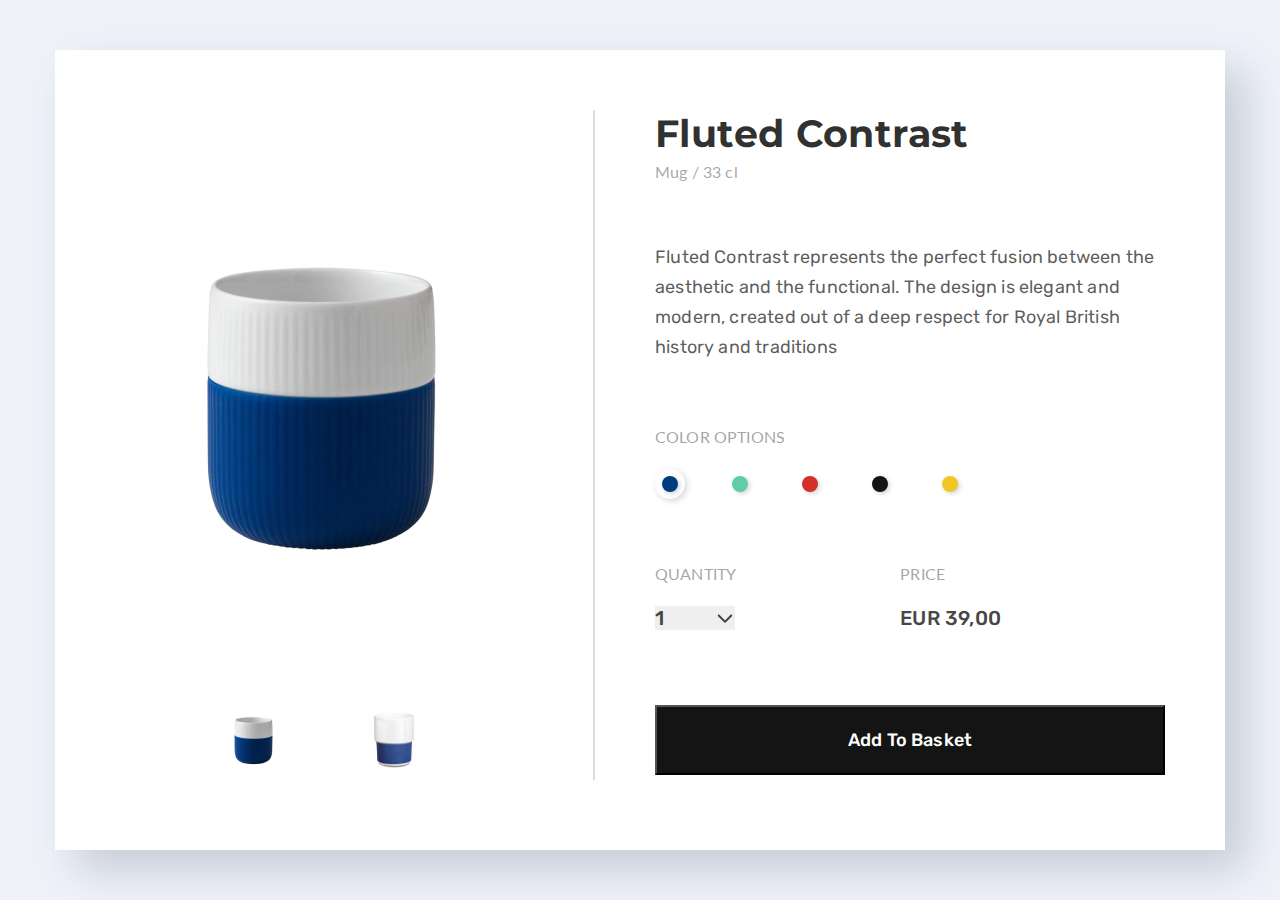
<file: Front-end-precourse/Front-end-layout-on-HTML-CSS/project-product-card/index.html>
<!DOCTYPE html>
<html lang="en">
<head>
	<meta charset="UTF-8">
	<meta name="viewport" content="width=device-width, initial-scale=1.0">
	<link rel="preconnect" href="https://fonts.googleapis.com">
	<link rel="preconnect" href="https://fonts.gstatic.com" crossorigin>
	<link href="https://fonts.googleapis.com/css2?family=Lato&family=Montserrat:ital,wght@0,700;1,700&family=Rubik:ital,wght@0,300..900;1,300..900&display=swap" rel="stylesheet">
	<link rel="stylesheet" href="./styles.css">
	<title>Websity product card</title>
</head>
<body>
	<section>
		<div class="product-card">
			<div class="product-image-block">
				<div class="product-main-img-wrapper">
					<img class="main-image" src="./assets/images/main-image.png" alt="main image cup">
				</div>
				<div class="preview-wrapper">
					<div class="preview-product-image-block">
						<img src="./assets/images/image-1.png" alt="cup image 1">
					</div>
					<div class="preview-product-image-block">
						<img src="./assets/images/image-2.png" alt="cup image 2">
					</div>
				</div>
			</div>
			<div class="product-info-block">
				<h1 class="main-title">Fluted Contrast</h1>
				<span class="subtitle">Mug / 33 cl</span>
				<p class="main-text">Fluted Contrast represents the perfect fusion between the aesthetic and the
					functional. The design is
					elegant and modern, created out of a deep respect for Royal British history and traditions</p>
				<div class="color-options-block">
					<h2>Color options</h2>
					<ul class="color-options">
						<li class="color-option selected-elements-color-circles">
							<div class="circle blue"></div>
						</li>
						<li class="color-option">
							<div class="circle green"></div>
						</li>
						<li class="color-option">
							<div class="circle red"></div>
						</li>
						<li class="color-option">
							<div class="circle black"></div>
						</li>
						<li class="color-option">
							<div class="circle yellow"></div>
						</li>
					</ul>
				</div>
				<div class="select-options-wrapper">
					<div>
						<h2>Quantity</h2>
						<select name="quantity" id="quantity" class="quantity">
							<option value="1">1</option>
							<option value="2">2</option>
							<option value="3">3</option>
							<option value="4">4</option>
							<option value="5">5</option>
						</select>
					</div>
					<div>
						<h2>Price</h2>
						<span class="price">eur 39,00</span>
					</div>
				</div>
				<button class="btn">Add To Basket</button>
			</div>
		</div>
	</section>
</body>
</html>
</file>
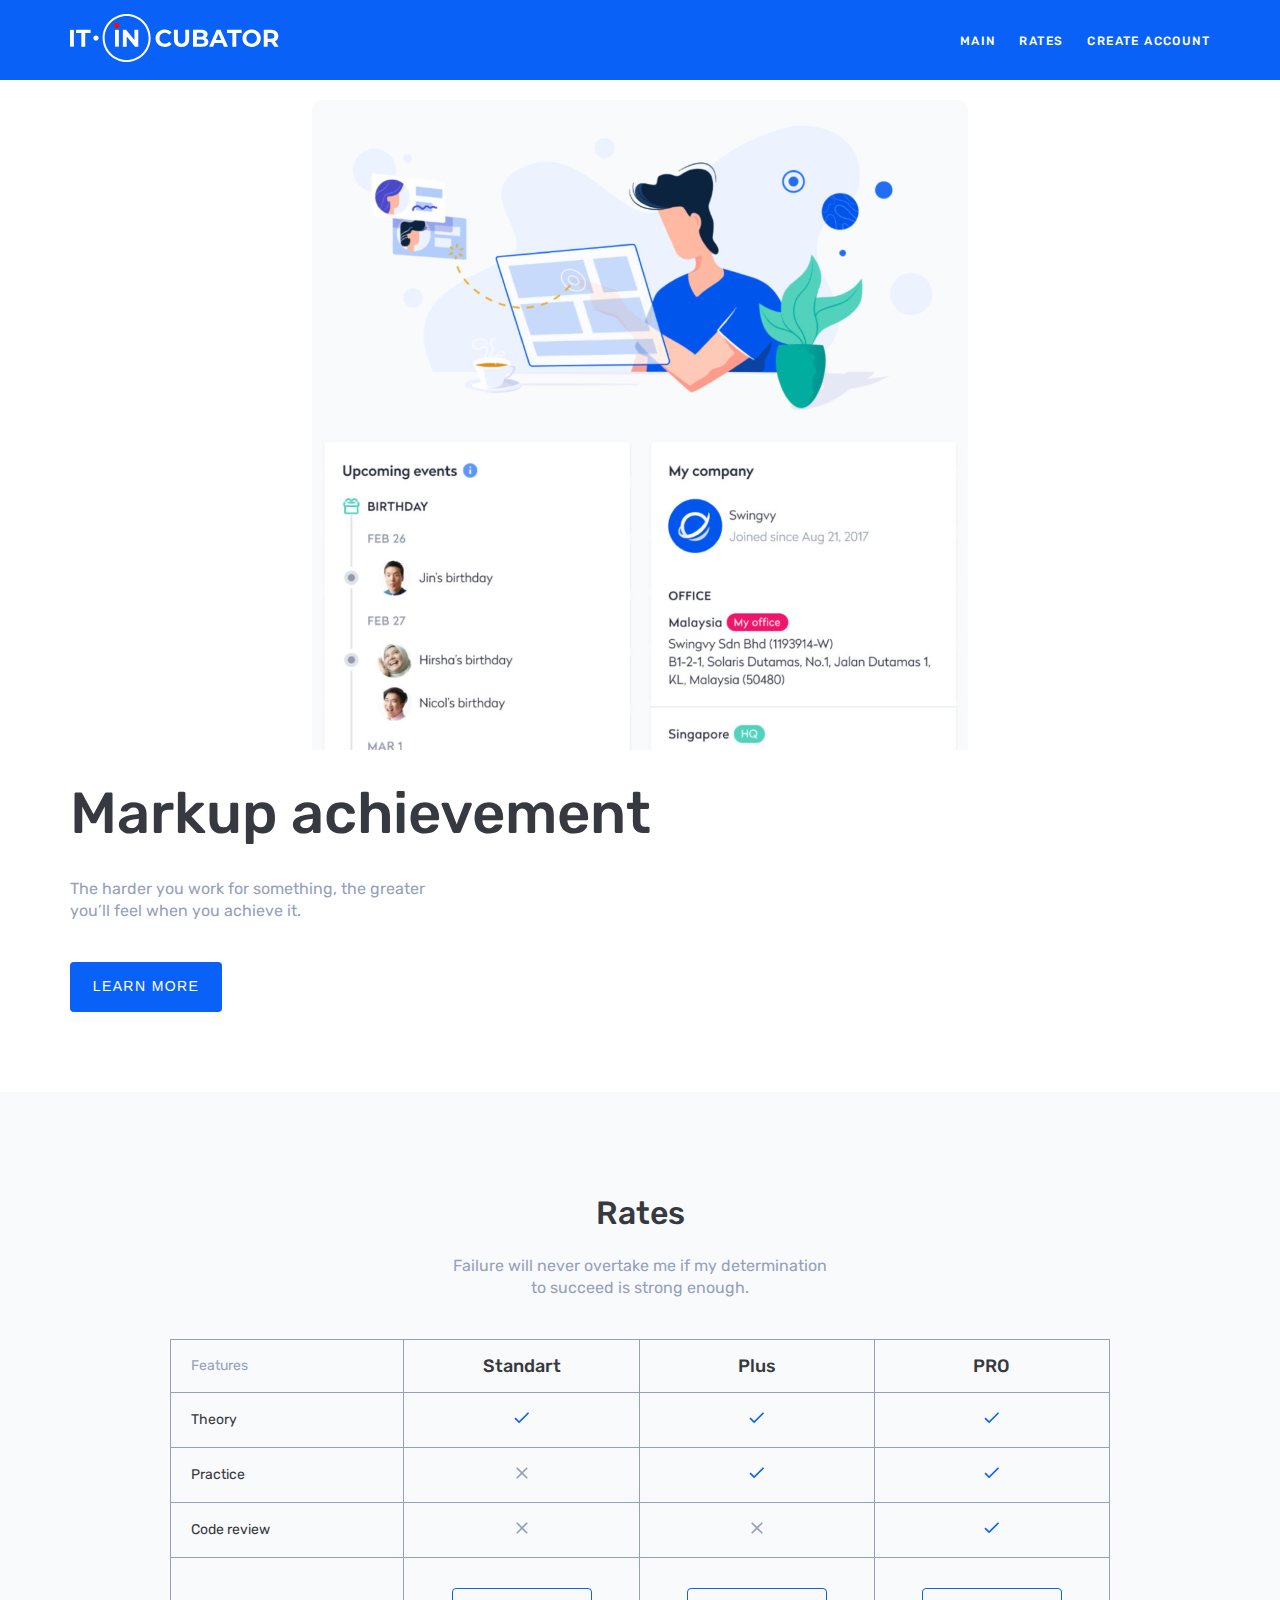
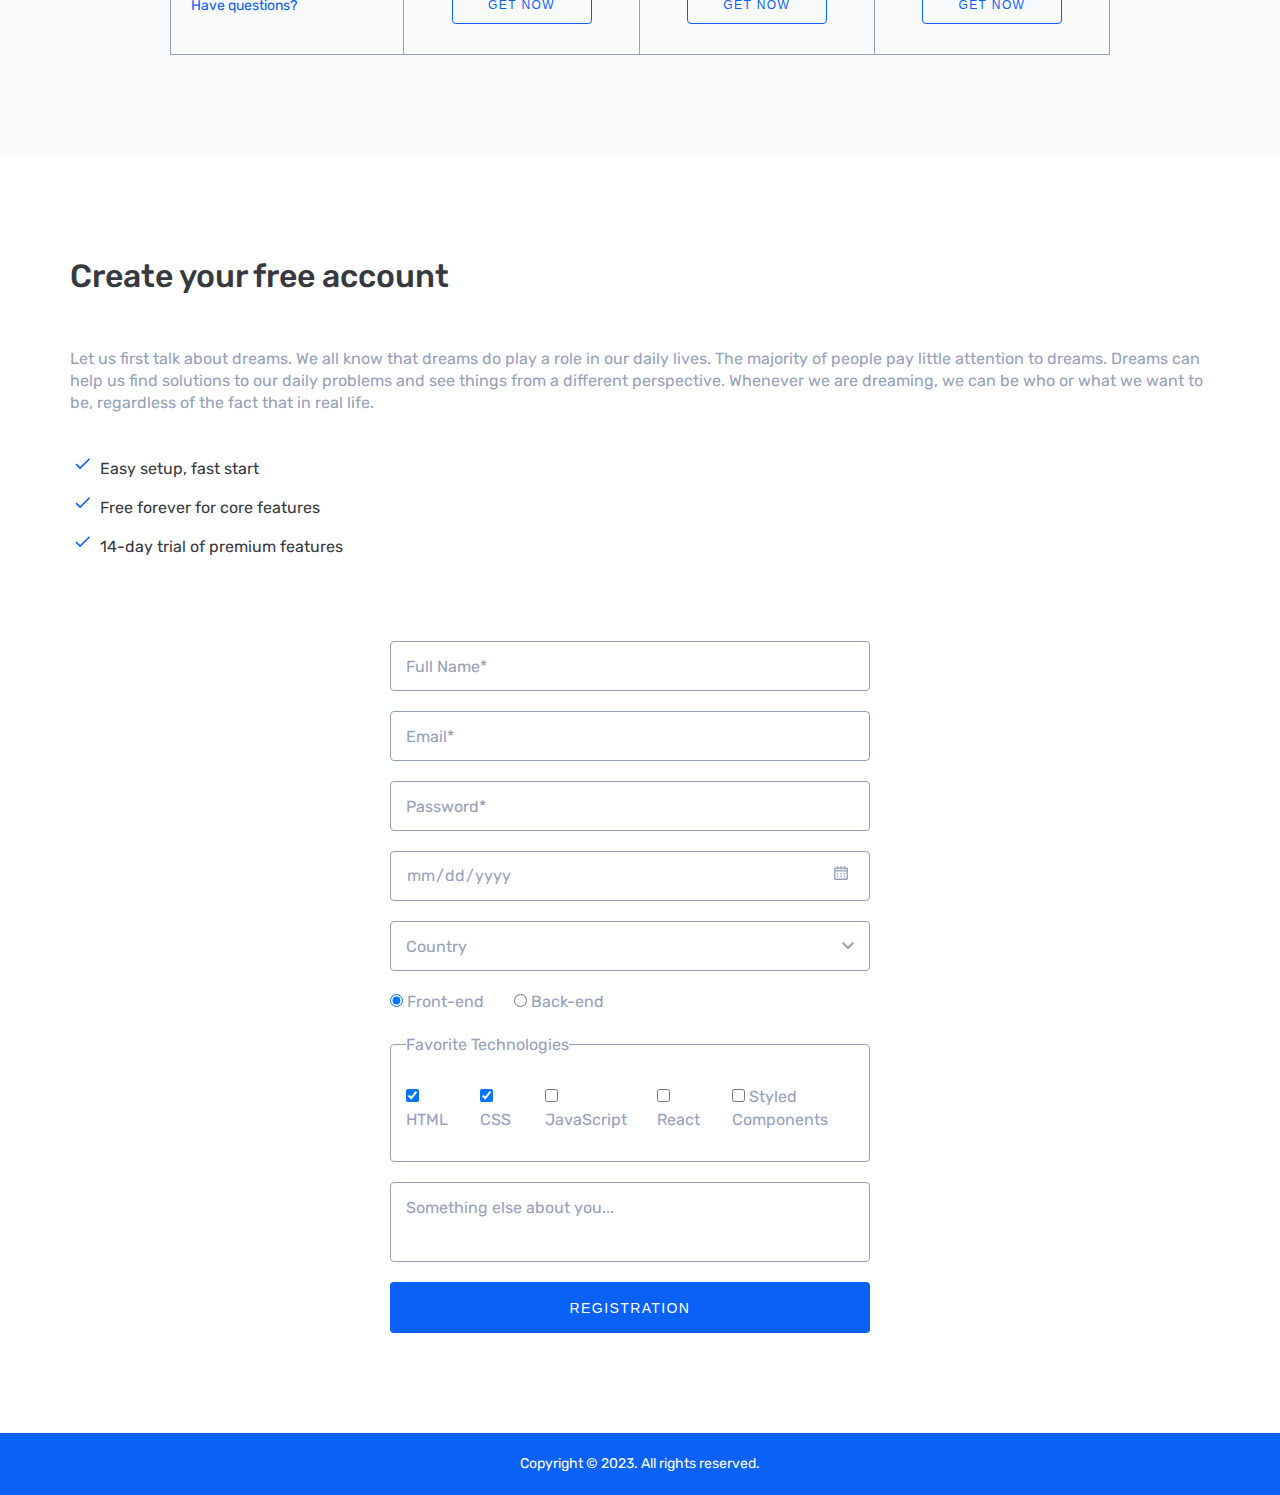
<file: Front-end-precourse/Front-end-layout-on-HTML-CSS/project-websity-it-incubator/index.html>
<!DOCTYPE html>
<html lang="en">
<head>
	<meta charset="UTF-8">
	<meta name="viewport" content="width=device-width, initial-scale=1.0">
	<link rel="preconnect" href="https://fonts.googleapis.com">
	<link rel="preconnect" href="https://fonts.gstatic.com" crossorigin>
	<link href="https://fonts.googleapis.com/css2?family=Rubik:ital,wght@0,300..900;1,300..900&display=swap" rel="stylesheet">
	<link rel="stylesheet" href="./style.css">
	<title>It-incubator</title>
</head>
<body>
	<header>
		<div class="container">
			<div class="header-wrapper">
				<a href="#" class="logo-it-incubator">
					<img src="./assets/images/Logo.svg" alt="logo it-incubator" class="image-logo-website-it-incubator">
				</a>
				<nav>
					<ul class="list-navigation-menu">
						<li class="navigation-menu-item">
							<a href="#" class="link-navigation">Main</a>
						</li>
						<li class="navigation-menu-item">
							<a href="#" class="link-navigation">Rates</a>
						</li>
						<li class="navigation-menu-item">
							<a href="#" class="link-navigation">Create account</a>
						</li>
					</ul>
				</nav>
				<img class="menu-icon" src="./assets/images/Menu-burger.svg" alt="menu-icon burger">
			</div>
		</div>
	</header>
	<section class="main-section">
		<div class="container">
			<div class="main-wrapper">
				<div class="main-info-block">
					<h1 class="title-main-section">Markup achievement</h1>
					<p class="main-text">The harder you work for something, the greater you’ll feel when you achieve it.</p>
					<button class="btn">Learn More</button>
				</div>
				<img class="main-image" src="./assets/images/image.png" alt="main image">
			</div>
		</div>
	</section>
	<section class="rates-section">
		<div class="container">
			<div class="rates-wrapper">
				<h2 class="title-rates">Rates</h2>
				<p class="main-text">Failure will never overtake me if my determination to succeed is strong enough.</p>
				<div class="table-wrapper">
					<table class="table">
						<tr>
							<th class="table-subtitle cursor-hover">Features</th>
							<th class="table-title">Standart</th>
							<th class="table-title">Plus</th>
							<th class="table-title">PRO</th>
						</tr>
						<tr>
							<th class="table-subtitle">Theory</th>
							<td><img src="./assets/images/Check.svg" alt="check image"></td>
							<td><img src="./assets/images/Check.svg" alt="check image"></td>
							<td><img src="./assets/images/Check.svg" alt="check image"></td>
						</tr>
						<tr>
							<th class="table-subtitle">Practice</th>
							<td><img src="./assets/images/Close.svg" alt="close image"></td>
							<td><img src="./assets/images/Check.svg" alt="check image"></td>
							<td><img src="./assets/images/Check.svg" alt="check image"></td>
						</tr>
						<tr>
							<th class="table-subtitle">Code review</th>
							<td><img src="./assets/images/Close.svg" alt="close image"></td>
							<td><img src="./assets/images/Close.svg" alt="close image"></td>
							<td><img src="./assets/images/Check.svg" alt="check image"></td>
						</tr>
						<tr class="table-footer">
							<th class="table-subtitle"><a class="table-link" href="#">Have questions?</a></th>
							<td><button class="table-btn">get now</button></td>
							<td><button class="table-btn table-btn-active">get now</button></td>
							<td><button class="table-btn">get now</button></td>
						</tr>
					</table>
				</div>
			</div>
		</div>
	</section>
	<section class="create-account-section">
		<div class="container">
			<div class="create-account-wrapper">
				<div class="account-info-block">
					<h2 class="title-create-account">Create your free account</h2>
					<p class="main-text">Let us first talk about dreams. We all know that dreams do play a role in our daily lives. The
						majority of people pay
						little attention to dreams. Dreams can help us find solutions to our daily problems and see things from a different
						perspective. Whenever we are dreaming, we can be who or what we want to be, regardless of the fact that in real
						life.</p>
					<ul class="list-info-block">
						<li class="list-info-item">Easy setup, fast start</li>
						<li class="list-info-item">Free forever for core features</li>
						<li class="list-info-item">14-day trial of premium features</li>
					</ul>
				</div>
				<form action="#">
					<input type="text" placeholder="Full Name*">
					<input type="email" placeholder="Email*">
					<input type="password" placeholder="Password*">
					<input type="date">
				
					<select>
						<option selected disabled value="country">Country</option>
						<option value="country-1">Russia</option>
						<option value="country-2">Belarus</option>
						<option value="country-3">Turkey</option>
						<option value="country-4">Switzerland</option>
						<option value="country-5">Kanada</option>
						<option value="country-6">USA</option>
					</select>
					<div class="form-options">
						<label for="front">
							<input id="front" type="radio" name="stack" checked>
							Front-end
						</label>
				
						<label for="back">
							<input id="back" type="radio" name="stack">
							Back-end
						</label>
					</div>
					<fieldset>
						<legend>Favorite Technologies</legend>
						<label for="html">
							<input id="html" type="checkbox" name="html" checked>
							HTML
						</label>
						<label for="css">
							<input id="css" type="checkbox" name="css" checked>
							CSS
						</label>
						<label for="js">
							<input id="js" type="checkbox" name="js">
							JavaScript
						</label>
						<label for="react">
							<input id="react" type="checkbox" name="react">
							React
						</label>
						<label for="sc">
							<input id="sc" type="checkbox" name="sc">
							Styled Components
						</label>
					</fieldset>
				
					<textarea placeholder="Something else about you..."></textarea>
					<button class="button">Registration</button>
				</form>
			</div>
		</div>
	</section>
	<footer>
		<small>Copyright © 2023. All rights reserved.</small>
	</footer>
</body>
</html>
</file>
<file: Front-end-precourse/Front-end-layout-on-HTML-CSS/project-product-card/styles.css>
* {
	margin: 0;
	padding: 0;
	box-sizing: border-box;
}

body {
	font-style: normal;
	line-height: normal;
	font-family: "Rubik", sans-serif;
	min-width: 375px;
}

.color-options {
	list-style: none;
	display: flex;
	align-items: center;
	gap: 40px;
}

section {
	min-height: 100vh;
	background-color: #eff2f9;
	display: flex;
	justify-content: center;
	align-items: center;
}

.product-card {
	max-width: 1170px;
	min-height: 800px;
	background-color: #fff;
	box-shadow: 20px 20px 40px 0 rgba(81, 91, 117, 0.25);
	padding: 60px 0 70px;
	display: flex;
	margin: 40px;
}

.product-image-block {
	min-width: 540px;
	border-right: 2px solid rgba(20, 20, 20, 0.15);
	display: flex;
	flex-direction: column;
}

.product-main-img-wrapper {
	flex-grow: 1;
	display: flex;
	justify-content: center;
	align-items: center;
}

.preview-product-image-block {
	width: 80px;
	height: 80px;
	display: flex;
	justify-content: center;
	align-items: center;
	cursor: pointer;
	transition: .5s ease-in;
}

.preview-wrapper {
	display: flex;
	justify-content: center;
	align-items: center;
	gap: 60px;
	
}

.selected-previed-image-block,
.preview-product-image-block:hover {
	box-shadow: 8px 8px 16px 0 rgba(81, 91, 117, 0.25);
}

.product-info-block {
	padding: 0 60px;
}

.main-title {
	font-family: "Montserrat", sans-serif;
	font-weight: 700;
	font-size: 38px;
	letter-spacing: 0.01em;
	color: rgba(20, 20, 20, 0.9);
	margin-bottom: 5px;
}

.subtitle {
	font-family: "Lato", sans-serif;
	font-weight: 400;
	font-size: 16px;
	letter-spacing: 0.01em;
	color: rgba(20, 20, 20, 0.4);
}

.main-text {
	font-family: "Rubik", sans-serif;
	font-weight: 400;
	font-size: 18px;
	line-height: 1.66667;
	letter-spacing: 0.01em;
	color: rgba(20, 20, 20, 0.7);
	margin: 60px 0 65px;
}

h2 {
	font-family: "Lato", sans-serif;
	font-weight: 400;
	font-size: 16px;
	letter-spacing: 0.01em;
	text-transform: uppercase;
	color: rgba(20, 20, 20, 0.4);
	margin-bottom: 23px;
}

.color-options-block {
	margin-bottom: 65px;
}

.color-option {
	width: 30px;
	height: 30px;
	border-radius: 50%;
	display: flex;
	justify-content: center;
	align-items: center;
	cursor: pointer;
	transition: .2s;
}
.color-option.selected-elements-color-circles,
.color-option:hover {
	box-shadow: 2px 2px 6px 0 rgba(81, 91, 117, 0.25);
}

.circle {
	width: 16px;
	height: 16px;
	border-radius: 50%;
	box-shadow: 2px 2px 4px 0 rgba(81, 91, 117, 0.25);
}

.blue {
	background-color: #013c7d;
}

.green {
	background-color: #63cba7;
}

.red {
	background-color: #d52f29;
}

.black {
	background-color: #141414;
}

.yellow {
	background-color: #f2c723;
}

.price {
	font-family: "Rubik", sans-serif;
	font-weight: 500;
	font-size: 20px;
	letter-spacing: 0.01em;
	text-transform: uppercase;
	color: rgba(20, 20, 20, 0.8);
}

.select-options-wrapper {
	display: flex;
}

.select-options-wrapper > div {
	flex-grow: 1;
}

.quantity {
	width: 80px;
	height: 24px;
	font-family: "Rubik", sans-serif;
	font-weight: 500;
	font-size: 20px;
	letter-spacing: 0.01em;
	text-transform: uppercase;
	color: rgba(20, 20, 20, 0.8);
	border: none;
	appearance: none;
	background-image: url(./assets/images/ph_caret-down-bold.svg);
	background-repeat: no-repeat;
	background-position: right 0 top 50%;
	cursor: pointer;
}

.btn {
	max-width: 510px;
	width: 100%;
	height: 70px;
	background-color: #141414;
	font-family: "Rubik", sans-serif;
	font-weight: 500;
	font-size: 18px;
	letter-spacing: 0.01em;
	color: #fff;
	margin-top: 75px;
	cursor: pointer;
	transition: .5s;
}

.btn:hover {
	transform: translateY(5px 5px);
	transform: scale(0.7);
}

/* Tablet adaption */

@media screen and (max-width: 1200px) {
	.product-card {
		flex-direction: column;
		max-width: 690px;
	}

	.product-image-block {
		border-bottom: 2px solid rgba(20, 20, 20, 0.15);
		border-right: none;
		min-width: auto;
	}

	.preview-wrapper {
		margin: 60px 0 70px;
	}

	.product-info-block {
		margin-top: 60px;
	}
}

/* Mobile adaption */

@media screen and (max-width: 576px) {
	.product-card {
		margin: 15px 15px 40px;
	}

	.main-image {
		width: 250px;
	}

	.product-info-block {
		padding: 0 20px;
	}

	.main-title {
		font-size: 34px;
		letter-spacing: 0.34px;
	}

	.subtitle {
		font-size: 14px;
		letter-spacing: 0.14px;
	}
	
	.main-text {
		font-size: 16px;
		line-height: 1.6;
		letter-spacing: 0.16px;
		margin: 50px 0 55px;
	}

	.color-options {
		gap: 36px;
	}

	.btn {
		margin: 65px 0 0;
	}
}
</file>
<file: Front-end-precourse/Front-end-layout-on-HTML-CSS/project-websity-it-incubator/style.css>
* {
	margin: 0;
	padding: 0;
	box-sizing: border-box;
}

html,
body {
	font-family: "Rubik", sans-serif;
	min-width: 375px;
}

a {
	text-decoration: none;
}

a:hover {
	text-decoration: underline;
}

ul {
	list-style: none;
}

button {
	border: none;
	background-color: transparent;
	cursor: pointer;
	transition: .3s;
}

button:hover {
	transform: translateY(-10px);
}

.container {
	width: 100%;
	height: 100%;
	max-width: 1140px;
	margin: 0 auto;
}

header {
	padding: 14px 0;
	background-color: #0a61f7;
}

.header-wrapper {
	display: flex;
	justify-content: space-between;
	align-items: center;
}

.link-navigation {
	font-weight: 500;
	font-size: 12px;
	line-height: 20px;
	letter-spacing: 1.4px;
	text-transform: uppercase;
	color: #fff;
}

.list-navigation-menu {
	display: flex;
	gap: 24px;
}

.menu-icon {
	display: none;
}

.main-wrapper {
	display: flex;
	justify-content: space-between;
	align-items: center;
	min-height: 800px;
}

.main-image {
	align-self: flex-end;
	margin: 20px;
	max-width: 656px;
	width: 100%;
}

.main-text {
	margin-bottom: 40px;
	max-width: 380px;
}

.title-main-section {
	font-weight: 500;
	font-size: 58px;
	line-height: 68px;
	color: #363940;
	margin-bottom: 30px;
}

.main-text {
	font-weight: 400;
	font-size: 16px;
	line-height: 22px;
	color: #95a1bb;
	margin-bottom: 40px;
}

.btn {
	border-radius: 4px;
	width: 152px;
	height: 50px;
	background-color: #0a61f7;
	font-weight: 500;
	font-size: 14px;
	line-height: 19.6px;
	letter-spacing: 1.4px;
	text-transform: uppercase;
	color: #fff;
}

.rates-section {
	padding: 100px 0;
	background-color: #f9fafc;
}

.rates-section .main-text {
	margin-bottom: 40px;
	text-align: center;
}

.rates-wrapper {
	display: flex;
	flex-direction: column;
	align-items: center;
}

.title-rates {
	font-weight: 500;
	font-size: 32px;
	line-height: 43px;
	color: #363940;
	margin-bottom: 20px;
}

.table {
	border-collapse: collapse;
}

th, td {
	border: 1px solid #95A1BB;
	width: 240px;
	padding: 15px;
	text-align: center;
}

.table-title {
	font-weight: 500;
	font-size: 18px;
	color: #363940;
	line-height: 22px;
}

.table-subtitle {
	font-weight: 400;
	font-size: 14px;
	line-height: 1.57143;
	color: #363940;
	text-align: left;
	padding-left: 20px;
}

.table-subtitle.cursor-hover {
	color: #95a1bb;
}

.table-link {
	color: #0a61f7;
}

.table-btn {
	width: 140px;
	height: 36px;
	border: 1px solid #0a61f7;
	border-radius: 4px;
	font-weight: 500;
	font-size: 12px;
	line-height: 19.6px;;
	letter-spacing: 1.4px;
	text-transform: uppercase;
	color: #0a61f7;
}

.table-btn:hover {
	color: #fff;
	background-color: #0a61f7;
}

.table-footer td {
	padding: 30px 0;
}

.create-account-section {
	padding: 100px 0;
}

.create-account-wrapper {
	display: flex;
	justify-content: space-between;
}

.title-create-account {
	font-weight: 500;
	font-size: 32px;
	line-height: 43px;
	color: #363940;
	margin-bottom: 50px;
}

.list-info-item {
	list-style-image: url(./assets/images/Check.svg);
	margin-left: 30px;
	margin-bottom: 15px;
	color: #363940;
}

input, select, fieldset, textarea {
	border: 1px solid #95a1bb;
	border-radius: 4px;
	padding: 14px 15px;
}

input, select, fieldset, textarea, label, legend, input::placeholder, select::placeholder, textarea::placeholder {
	font-weight: 400;
	font-size: 16px;
	line-height: 22.5px;
	color: #95a1bb;
	font-family: inherit;
}

input[type="text"], input[type="email"], input[type="password"], input[type="date"], select {
	width: 480px;
	height: 50px;
	cursor: pointer;
}

.form-options {
	display: flex;
	column-gap: 30px;
}

fieldset {
	width: 480px;
	padding: 30px 15px;
	display: flex;
	column-gap: 30px;
}

textarea {
	width: 480px;
	min-height: 80px;
	resize: none;
}

form {
	width: 100%;
	max-width: 500px;
	display: flex;
	flex-direction: column;
	gap: 20px;
}

select {
	background: url(./assets/images/Arrow-down.svg) no-repeat right 15px top 50%;
	appearance: none;
}

input[type="date"]::-webkit-calendar-picker-indicator {
	background: url(./assets/images/Calendar.svg) no-repeat;
}

.button {
	width: 480px;
	height: 51px;
	border-radius: 4px;
	background-color: #0a61f7;
	font-weight: 500;
	font-size: 14px;
	line-height: 22px;
	letter-spacing: 1.4px;
	text-transform: uppercase;
	text-align: center;
	color: #fff;
}

footer {
	padding: 20px 0;
	background-color: #0a61f7;
	text-align: center;
}

small {
	font-weight: 400;
	font-size: 14px;
	line-height: 22px;
	color: #fff;
}

/* Adaptive under tablet */

@media screen and (max-width: 1400px) {
	.main-wrapper {
		flex-direction: column-reverse;
		min-height: auto;
	}

	.main-info-block {
		align-self: flex-start;
		margin: 10px 0 80px
	}

	.main-image {
		align-self: center;
	}

	.table {
		width: 940px;
	}

	.table-wrapper {
		overflow-x: auto;
		width: 100%;
		max-width: 940px;
	}

	.create-account-wrapper {
		flex-direction: column;
		gap: 70px;
	}

	.create-account-section .main-text {
		max-width: unset;
	}

	form {
		align-self: center;
	}
}

/* Adaptive under mobile */

@media screen and (max-width: 576px) {
	.list-navigation-menu {
		display: none;
	}

	.menu-icon {
		display: block;
	}

	.main-info-block {
		margin: 60px 0;
	}

	.title-main-section {
		font-size: 52px;
		line-height: 60px;
	}

	.create-account-wrapper {
		gap: 60px;
	}

	label {
		white-space: nowrap;
	}
	
	fieldset {
		flex-wrap: wrap;
		row-gap: 20px;
	}
}
</file>
